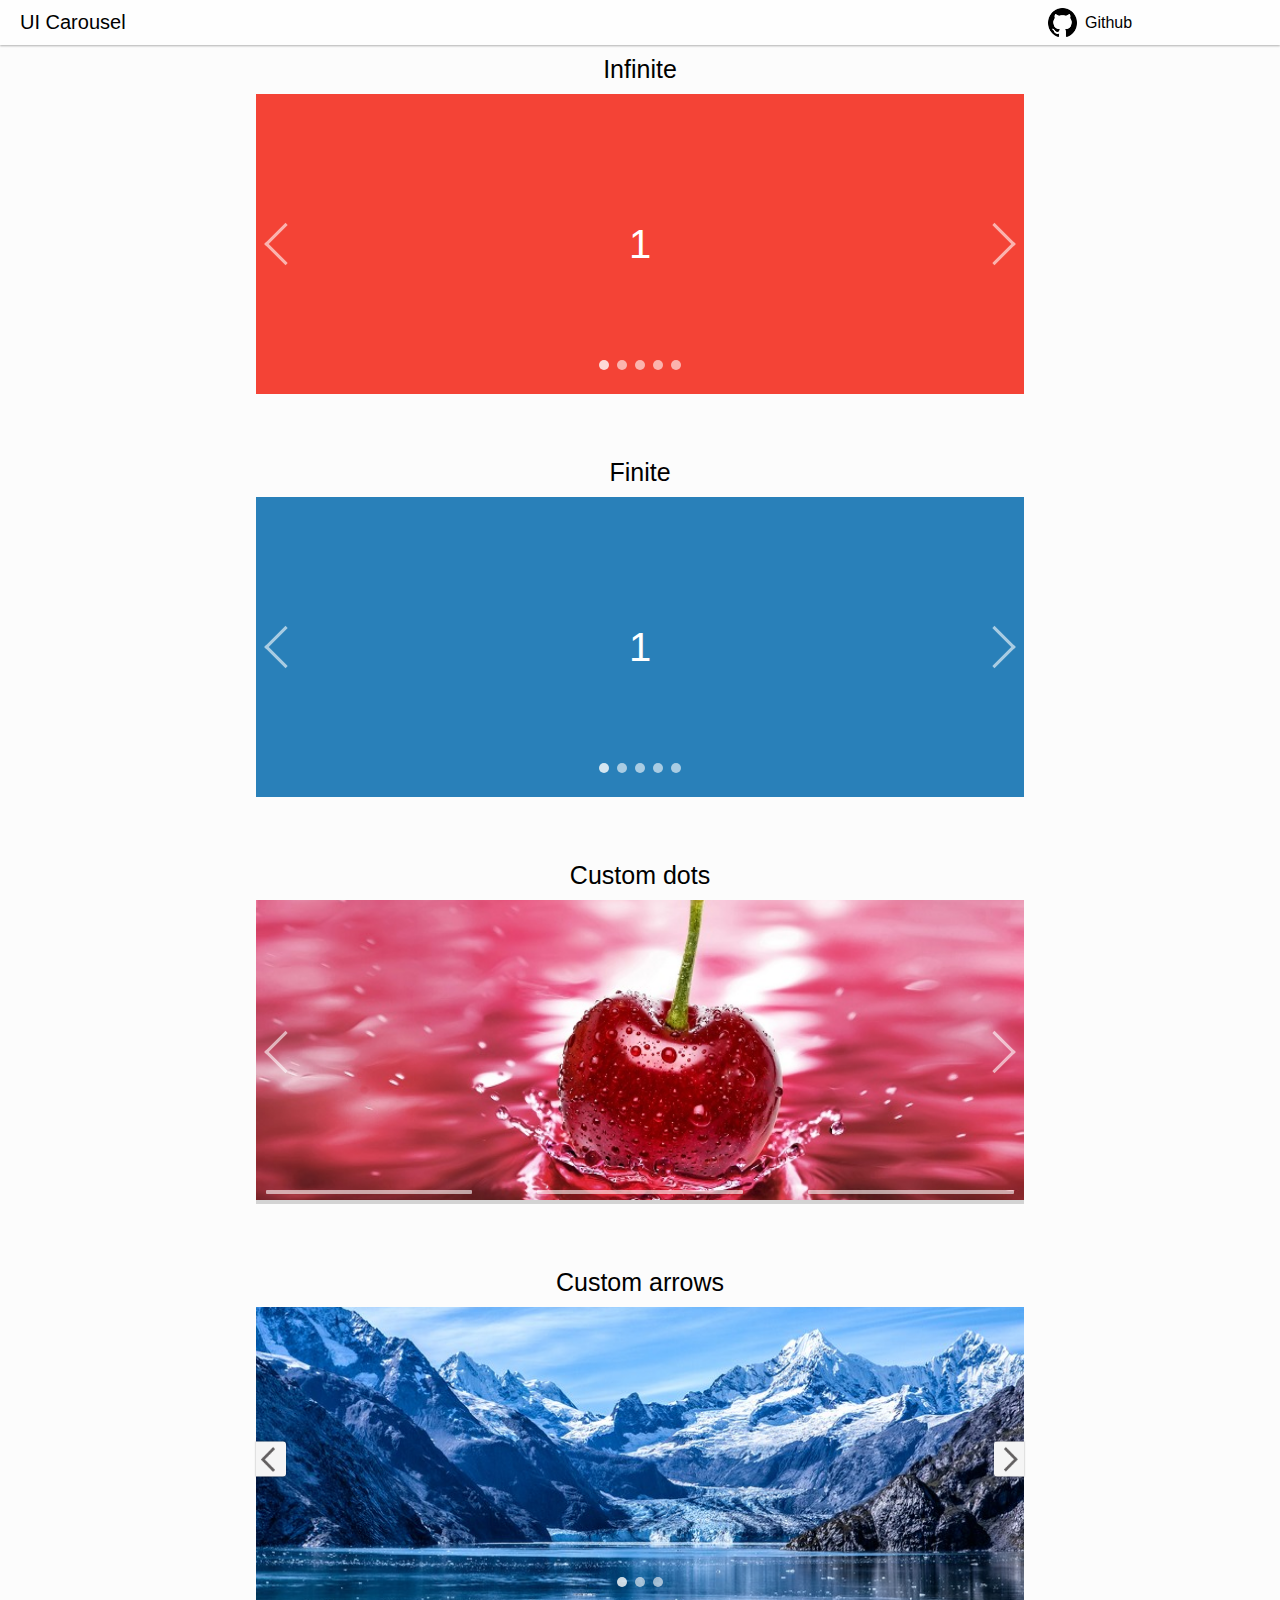
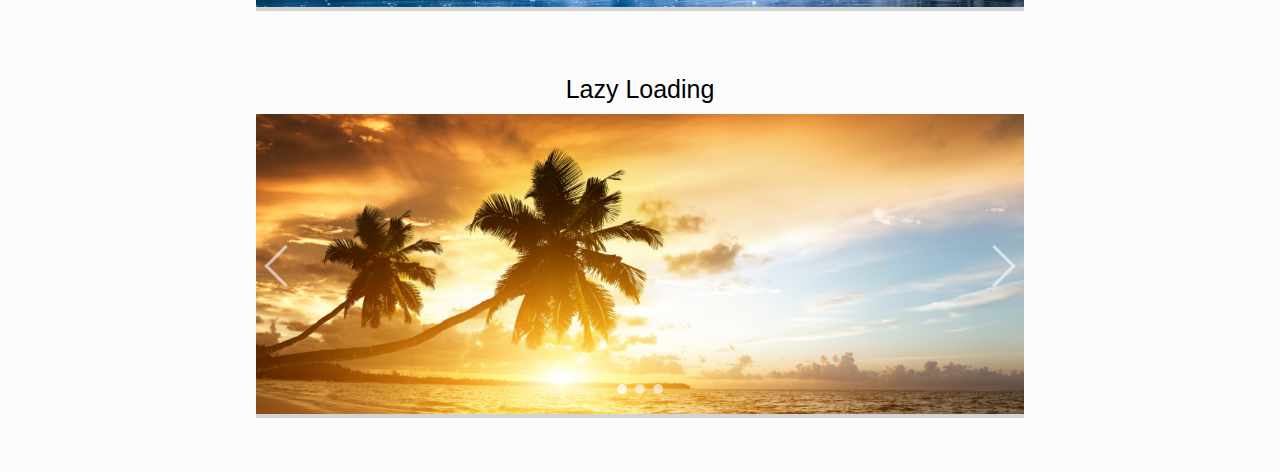
<file: ui-carousel/index.html>
<!doctype html>
<html lang="en">
<head>
  <meta charset="utf-8">
  <title>UiCarousel</title>
  <base href="/ui-carousel/">

  <meta name="viewport" content="width=device-width, initial-scale=1">
  <link rel="icon" type="image/x-icon" href="favicon.ico">
</head>
<body>
  <app-root></app-root>
<script type="text/javascript" src="inline.bundle.js"></script><script type="text/javascript" src="polyfills.bundle.js"></script><script type="text/javascript" src="styles.bundle.js"></script><script type="text/javascript" src="vendor.bundle.js"></script><script type="text/javascript" src="main.bundle.js"></script></body>
</html>
</file>
